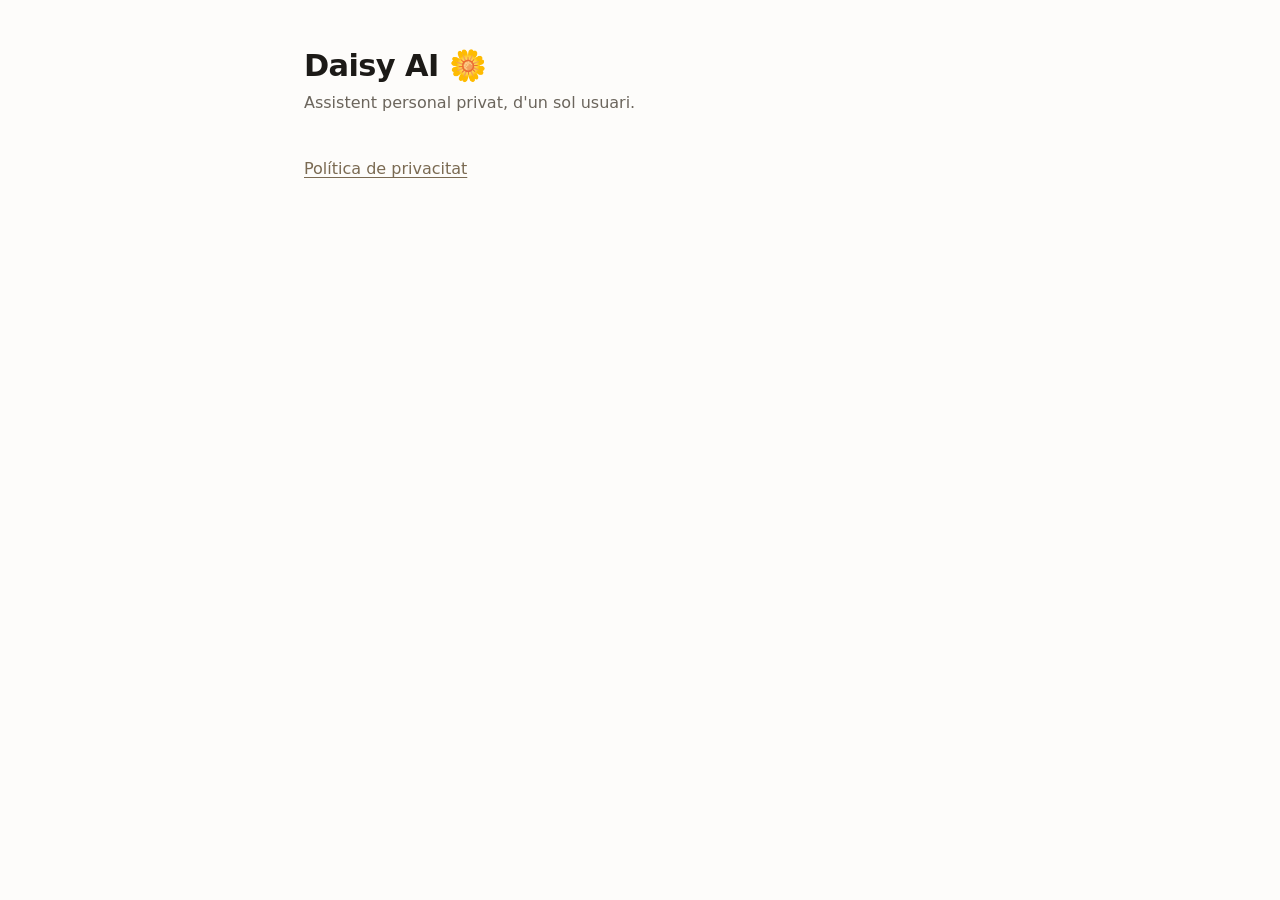
<file: index.html>
<!doctype html>
<html lang="ca">
	<head>
		<meta charset="utf-8" />
		<meta name="viewport" content="width=device-width, initial-scale=1" />
		<title>Daisy AI</title>
		<link rel="stylesheet" href="style.css" />
	</head>
	<body>
		<main>
			<h1>Daisy AI 🌼</h1>
			<p class="tagline">Assistent personal privat, d'un sol usuari.</p>
			<p><a href="privacy.html">Política de privacitat</a></p>
		</main>
	</body>
</html>
</file>
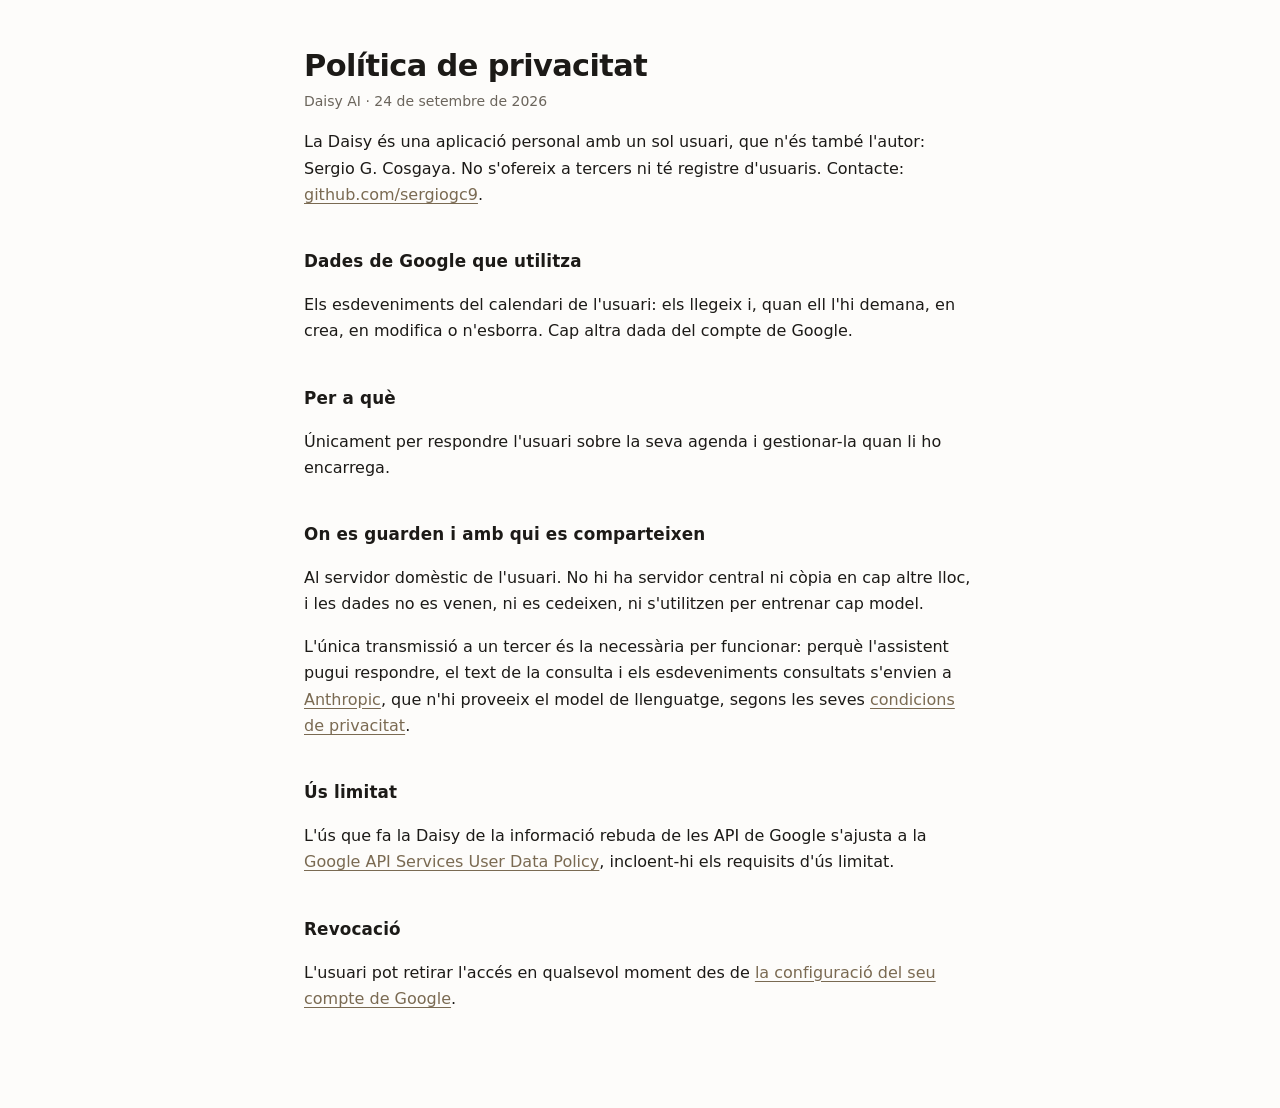
<file: privacy.html>
<!doctype html>
<html lang="ca">
	<head>
		<meta charset="utf-8" />
		<meta name="viewport" content="width=device-width, initial-scale=1" />
		<title>Política de privacitat · Daisy AI</title>
		<link rel="stylesheet" href="style.css" />
	</head>
	<body>
		<main>
			<h1>Política de privacitat</h1>
			<p class="updated">Daisy AI · 24 de setembre de 2026</p>

			<p>
				La Daisy és una aplicació personal amb un sol usuari, que n'és també l'autor:
				Sergio G. Cosgaya. No s'ofereix a tercers ni té registre d'usuaris. Contacte:
				<a href="https://github.com/sergiogc9" rel="noopener">github.com/sergiogc9</a>.
			</p>

			<h2>Dades de Google que utilitza</h2>
			<p>
				Els esdeveniments del calendari de l'usuari: els llegeix i, quan ell l'hi demana, en
				crea, en modifica o n'esborra. Cap altra dada del compte de Google.
			</p>

			<h2>Per a què</h2>
			<p>
				Únicament per respondre l'usuari sobre la seva agenda i gestionar-la quan li ho
				encarrega.
			</p>

			<h2>On es guarden i amb qui es comparteixen</h2>
			<p>
				Al servidor domèstic de l'usuari. No hi ha servidor central ni còpia en cap altre
				lloc, i les dades no es venen, ni es cedeixen, ni s'utilitzen per entrenar cap
				model.
			</p>
			<p>
				L'única transmissió a un tercer és la necessària per funcionar: perquè l'assistent
				pugui respondre, el text de la consulta i els esdeveniments consultats s'envien a
				<a href="https://www.anthropic.com" rel="noopener">Anthropic</a>, que n'hi proveeix
				el model de llenguatge, segons les seves
				<a href="https://www.anthropic.com/legal/privacy" rel="noopener"
					>condicions de privacitat</a
				>.
			</p>

			<h2>Ús limitat</h2>
			<p>
				L'ús que fa la Daisy de la informació rebuda de les API de Google s'ajusta a la
				<a
					href="https://developers.google.com/terms/api-services-user-data-policy"
					rel="noopener"
					>Google API Services User Data Policy</a
				>, incloent-hi els requisits d'ús limitat.
			</p>

			<h2>Revocació</h2>
			<p>
				L'usuari pot retirar l'accés en qualsevol moment des de
				<a href="https://myaccount.google.com/permissions" rel="noopener"
					>la configuració del seu compte de Google</a
				>.
			</p>
		</main>
	</body>
</html>
</file>
<file: style.css>
:root {
	color-scheme: light dark;
	--bg: #fdfcfa;
	--fg: #1c1a17;
	--muted: #6b655c;
	--rule: #e6e1d8;
	--accent: #7a6a52;
}

@media (prefers-color-scheme: dark) {
	:root {
		--bg: #171614;
		--fg: #eae6df;
		--muted: #9b948a;
		--rule: #2e2b27;
		--accent: #c4b298;
	}
}

* {
	box-sizing: border-box;
}

body {
	margin: 0;
	padding: 3rem 1.25rem 5rem;
	background: var(--bg);
	color: var(--fg);
	font:
		16px/1.65 -apple-system,
		BlinkMacSystemFont,
		'Segoe UI',
		system-ui,
		sans-serif;
}

main {
	max-width: 42rem;
	margin: 0 auto;
}

h1 {
	font-size: 1.9rem;
	line-height: 1.2;
	margin: 0 0 0.35rem;
	letter-spacing: -0.02em;
}

.tagline {
	color: var(--muted);
	margin: 0 0 2.5rem;
}

h2 {
	font-size: 1.05rem;
	margin: 2.5rem 0 0.6rem;
	letter-spacing: 0.01em;
}

p,
li {
	color: var(--fg);
}

ul {
	padding-left: 1.2rem;
}

li {
	margin: 0.35rem 0;
}

a {
	color: var(--accent);
	text-underline-offset: 3px;
}

hr {
	border: 0;
	border-top: 1px solid var(--rule);
	margin: 3rem 0 1.5rem;
}

footer {
	color: var(--muted);
	font-size: 0.875rem;
}

.updated {
	color: var(--muted);
	font-size: 0.875rem;
	margin-top: 0;
}
</file>
